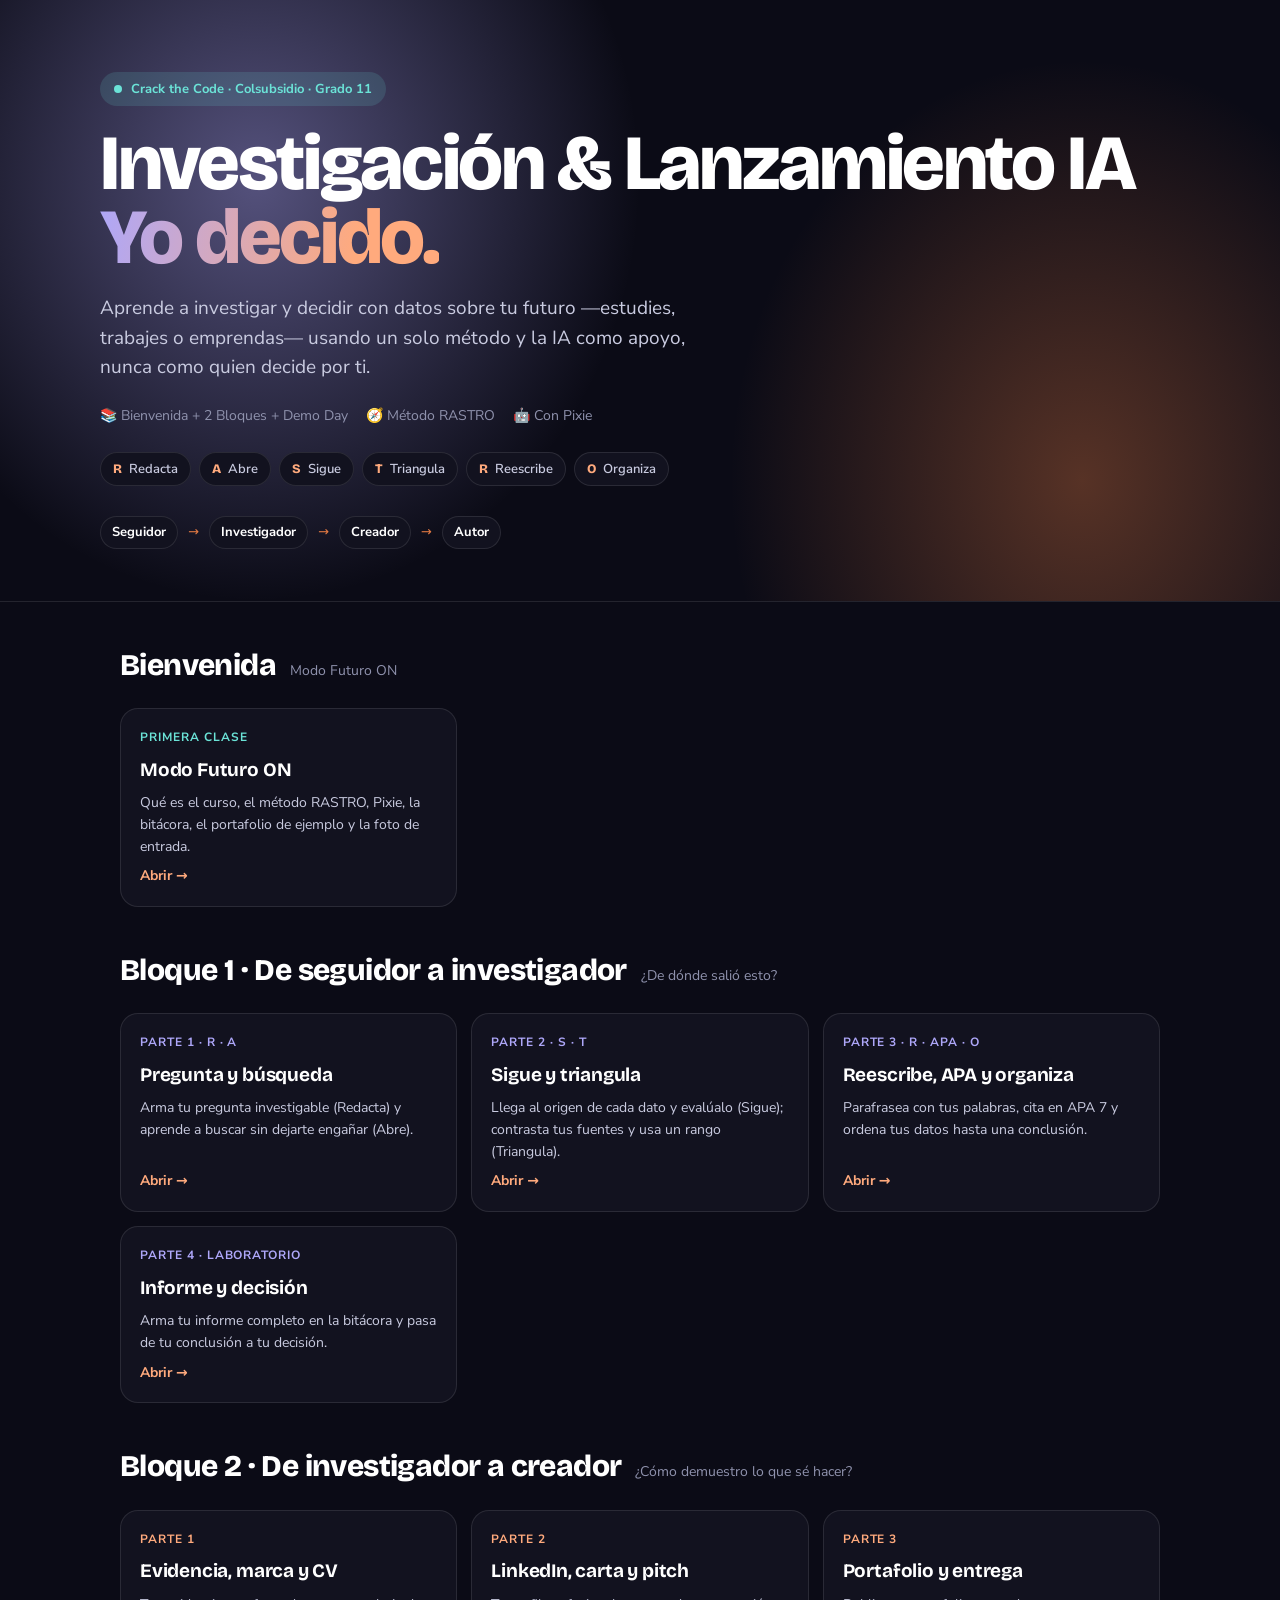
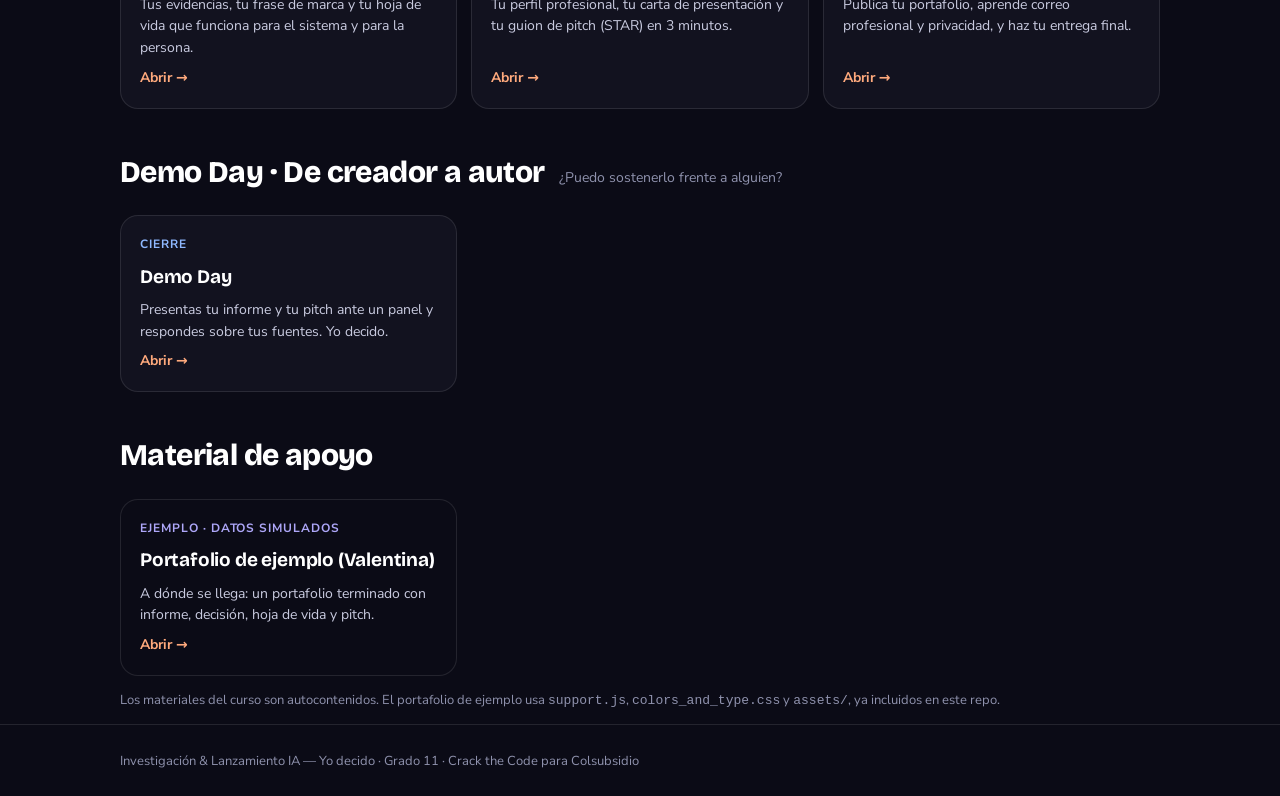
<file: index.html>
<!doctype html>
<html lang="es">
<head>
<meta charset="utf-8">
<meta name="viewport" content="width=device-width, initial-scale=1">
<title>Yo decido · Grado 11 · Crack the Code</title>
<meta name="description" content="Investigación & Lanzamiento IA — Yo decido. Curso de Grado 11 de Crack the Code para Colsubsidio. Índice de materiales.">
<link rel="preconnect" href="https://fonts.googleapis.com">
<link rel="preconnect" href="https://fonts.gstatic.com" crossorigin>
<link href="https://fonts.googleapis.com/css2?family=Bricolage+Grotesque:opsz,wght@12..96,600;12..96,700;12..96,800&family=Nunito+Sans:wght@400;600;700&display=swap" rel="stylesheet">
<style>
  :root{
    --bg:#0B0B16; --panel:#12121F; --panel2:#1A1A2E;
    --ink:#FFFFFF; --muted:#C9CBE0; --dim:#8F92AD; --line:rgba(255,255,255,.1);
    --orange:#E57B43; --orange-l:#FFAA7D; --violet:#AEA7F9; --teal:#6BE3D7; --blue:#1D5BBC;
    --head:'Bricolage Grotesque',system-ui,sans-serif; --body:'Nunito Sans',system-ui,sans-serif;
  }
  *{box-sizing:border-box}
  body{margin:0;background:var(--bg);color:var(--ink);font-family:var(--body);-webkit-font-smoothing:antialiased;line-height:1.55}
  a{color:inherit;text-decoration:none}
  .wrap{max-width:1080px;margin:0 auto;padding:0 20px}
  /* hero */
  header{position:relative;overflow:hidden;border-bottom:1px solid var(--line)}
  header .glow1,header .glow2{position:absolute;pointer-events:none}
  header .glow1{left:-10%;top:-40%;width:60%;height:140%;background:radial-gradient(closest-side,rgba(174,167,249,.45),transparent)}
  header .glow2{right:-12%;bottom:-50%;width:55%;height:140%;background:radial-gradient(closest-side,rgba(229,123,67,.35),transparent)}
  .hero{position:relative;padding:72px 0 52px}
  .kicker{display:inline-flex;align-items:center;gap:9px;font-size:13px;font-weight:700;padding:7px 14px;border-radius:999px;background:rgba(107,227,215,.14);color:var(--teal)}
  .kicker span{width:8px;height:8px;border-radius:50%;background:var(--teal)}
  h1{font-family:var(--head);font-weight:800;letter-spacing:-.03em;line-height:.95;font-size:clamp(40px,7vw,78px);margin:20px 0 0}
  h1 em{font-style:normal;background:linear-gradient(100deg,var(--violet),var(--orange-l) 75%);-webkit-background-clip:text;background-clip:text;color:transparent}
  .sub{max-width:620px;margin:20px 0 0;font-size:clamp(16px,1.8vw,19px);color:var(--muted)}
  .meta{display:flex;flex-wrap:wrap;gap:8px 18px;margin-top:22px;font-size:14px;color:var(--dim)}
  .rastro{display:flex;flex-wrap:wrap;gap:8px;margin-top:26px}
  .rastro b{font-family:var(--head);font-weight:800;color:var(--orange-l)}
  .chip{display:inline-flex;gap:7px;align-items:center;font-size:13px;font-weight:600;padding:7px 13px;border-radius:999px;background:var(--panel);box-shadow:inset 0 0 0 1px var(--line);color:var(--muted)}
  /* arc */
  .arc{display:flex;flex-wrap:wrap;gap:10px;margin-top:30px;align-items:center;font-size:13px;color:var(--dim)}
  .arc .step{display:flex;align-items:center;gap:10px}
  .arc .dot{font-weight:700;color:var(--ink);padding:6px 12px;border-radius:999px;background:var(--panel);box-shadow:inset 0 0 0 1px var(--line)}
  .arc .arrow{color:var(--orange)}
  /* sections */
  main{padding:46px 0 80px}
  .block{margin-top:40px}
  .block-head{display:flex;align-items:baseline;gap:14px;flex-wrap:wrap;padding-bottom:4px}
  .block-head h2{font-family:var(--head);font-weight:800;letter-spacing:-.02em;font-size:clamp(22px,3vw,30px);margin:0}
  .block-head .q{font-size:14px;color:var(--dim)}
  .grid{display:grid;grid-template-columns:repeat(auto-fill,minmax(min(100%,300px),1fr));gap:14px;margin-top:16px}
  .card{display:flex;flex-direction:column;gap:8px;padding:20px;border-radius:18px;background:var(--panel);box-shadow:inset 0 0 0 1px var(--line);transition:transform .2s,box-shadow .2s;min-height:118px}
  .card:hover{transform:translateY(-3px);box-shadow:inset 0 0 0 1px rgba(255,255,255,.22),0 16px 36px rgba(0,0,0,.35)}
  .card .tag{font-size:12px;font-weight:700;letter-spacing:.08em;text-transform:uppercase;color:var(--violet)}
  .card h3{font-family:var(--head);font-weight:700;font-size:19px;margin:0;letter-spacing:-.01em}
  .card p{margin:0;font-size:14px;color:var(--muted)}
  .card .go{margin-top:auto;font-size:14px;font-weight:700;color:var(--orange-l)}
  .card.ghost{background:transparent;box-shadow:inset 0 0 0 1px var(--line)}
  .accent-teal .tag{color:var(--teal)} .accent-orange .tag{color:var(--orange-l)} .accent-blue .tag{color:#8FB8FF}
  footer{border-top:1px solid var(--line);padding:26px 0;color:var(--dim);font-size:13px}
  .note{margin-top:14px;font-size:13px;color:var(--dim)}
</style>
</head>
<body>
<header>
  <div class="glow1"></div><div class="glow2"></div>
  <div class="wrap hero">
    <span class="kicker"><span></span>Crack the Code · Colsubsidio · Grado 11</span>
    <h1>Investigación &amp; Lanzamiento IA<br><em>Yo decido.</em></h1>
    <p class="sub">Aprende a investigar y decidir con datos sobre tu futuro —estudies, trabajes o emprendas— usando un solo método y la IA como apoyo, nunca como quien decide por ti.</p>
    <div class="meta"><span>📚 Bienvenida + 2 Bloques + Demo Day</span><span>🧭 Método RASTRO</span><span>🤖 Con Pixie</span></div>
    <div class="rastro">
      <span class="chip"><b>R</b> Redacta</span><span class="chip"><b>A</b> Abre</span><span class="chip"><b>S</b> Sigue</span><span class="chip"><b>T</b> Triangula</span><span class="chip"><b>R</b> Reescribe</span><span class="chip"><b>O</b> Organiza</span>
    </div>
    <div class="arc">
      <span class="step"><span class="dot">Seguidor</span></span><span class="arrow">→</span>
      <span class="step"><span class="dot">Investigador</span></span><span class="arrow">→</span>
      <span class="step"><span class="dot">Creador</span></span><span class="arrow">→</span>
      <span class="step"><span class="dot">Autor</span></span>
    </div>
  </div>
</header>

<main class="wrap">

  <section class="block">
    <div class="block-head"><h2>Bienvenida</h2><span class="q">Modo Futuro ON</span></div>
    <div class="grid">
      <a class="card accent-teal" href="01-bienvenida.html">
        <span class="tag">Primera clase</span>
        <h3>Modo Futuro ON</h3>
        <p>Qué es el curso, el método RASTRO, Pixie, la bitácora, el portafolio de ejemplo y la foto de entrada.</p>
        <span class="go">Abrir →</span>
      </a>
    </div>
  </section>

  <section class="block">
    <div class="block-head"><h2>Bloque 1 · De seguidor a investigador</h2><span class="q">¿De dónde salió esto?</span></div>
    <div class="grid">
      <a class="card" href="02-bloque1-parte1-pregunta-y-busqueda.html">
        <span class="tag">Parte 1 · R · A</span>
        <h3>Pregunta y búsqueda</h3>
        <p>Arma tu pregunta investigable (Redacta) y aprende a buscar sin dejarte engañar (Abre).</p>
        <span class="go">Abrir →</span>
      </a>
      <a class="card" href="03-bloque1-parte2-sigue-y-triangula.html">
        <span class="tag">Parte 2 · S · T</span>
        <h3>Sigue y triangula</h3>
        <p>Llega al origen de cada dato y evalúalo (Sigue); contrasta tus fuentes y usa un rango (Triangula).</p>
        <span class="go">Abrir →</span>
      </a>
      <a class="card" href="04-bloque1-parte3-reescribe-apa-organiza.html">
        <span class="tag">Parte 3 · R · APA · O</span>
        <h3>Reescribe, APA y organiza</h3>
        <p>Parafrasea con tus palabras, cita en APA 7 y ordena tus datos hasta una conclusión.</p>
        <span class="go">Abrir →</span>
      </a>
      <a class="card" href="05-bloque1-parte4-informe-y-decision.html">
        <span class="tag">Parte 4 · Laboratorio</span>
        <h3>Informe y decisión</h3>
        <p>Arma tu informe completo en la bitácora y pasa de tu conclusión a tu decisión.</p>
        <span class="go">Abrir →</span>
      </a>
    </div>
  </section>

  <section class="block">
    <div class="block-head"><h2>Bloque 2 · De investigador a creador</h2><span class="q">¿Cómo demuestro lo que sé hacer?</span></div>
    <div class="grid">
      <a class="card accent-orange" href="06-bloque2-parte1-evidencia-marca-cv.html">
        <span class="tag">Parte 1</span>
        <h3>Evidencia, marca y CV</h3>
        <p>Tus evidencias, tu frase de marca y tu hoja de vida que funciona para el sistema y para la persona.</p>
        <span class="go">Abrir →</span>
      </a>
      <a class="card accent-orange" href="07-bloque2-parte2-linkedin-carta-pitch.html">
        <span class="tag">Parte 2</span>
        <h3>LinkedIn, carta y pitch</h3>
        <p>Tu perfil profesional, tu carta de presentación y tu guion de pitch (STAR) en 3 minutos.</p>
        <span class="go">Abrir →</span>
      </a>
      <a class="card accent-orange" href="08-bloque2-parte3-portafolio-y-entrega.html">
        <span class="tag">Parte 3</span>
        <h3>Portafolio y entrega</h3>
        <p>Publica tu portafolio, aprende correo profesional y privacidad, y haz tu entrega final.</p>
        <span class="go">Abrir →</span>
      </a>
    </div>
  </section>

  <section class="block">
    <div class="block-head"><h2>Demo Day · De creador a autor</h2><span class="q">¿Puedo sostenerlo frente a alguien?</span></div>
    <div class="grid">
      <a class="card accent-blue" href="09-demo-day.html">
        <span class="tag">Cierre</span>
        <h3>Demo Day</h3>
        <p>Presentas tu informe y tu pitch ante un panel y respondes sobre tus fuentes. Yo decido.</p>
        <span class="go">Abrir →</span>
      </a>
    </div>
  </section>

  <section class="block">
    <div class="block-head"><h2>Material de apoyo</h2></div>
    <div class="grid">
      <a class="card ghost" href="portafolio-de-ejemplo.html">
        <span class="tag">Ejemplo · datos simulados</span>
        <h3>Portafolio de ejemplo (Valentina)</h3>
        <p>A dónde se llega: un portafolio terminado con informe, decisión, hoja de vida y pitch.</p>
        <span class="go">Abrir →</span>
      </a>
    </div>
    <p class="note">Los materiales del curso son autocontenidos. El portafolio de ejemplo usa <code>support.js</code>, <code>colors_and_type.css</code> y <code>assets/</code>, ya incluidos en este repo.</p>
  </section>

</main>

<footer>
  <div class="wrap">Investigación &amp; Lanzamiento IA — Yo decido · Grado 11 · Crack the Code para Colsubsidio</div>
</footer>
</body>
</html>
</file>
